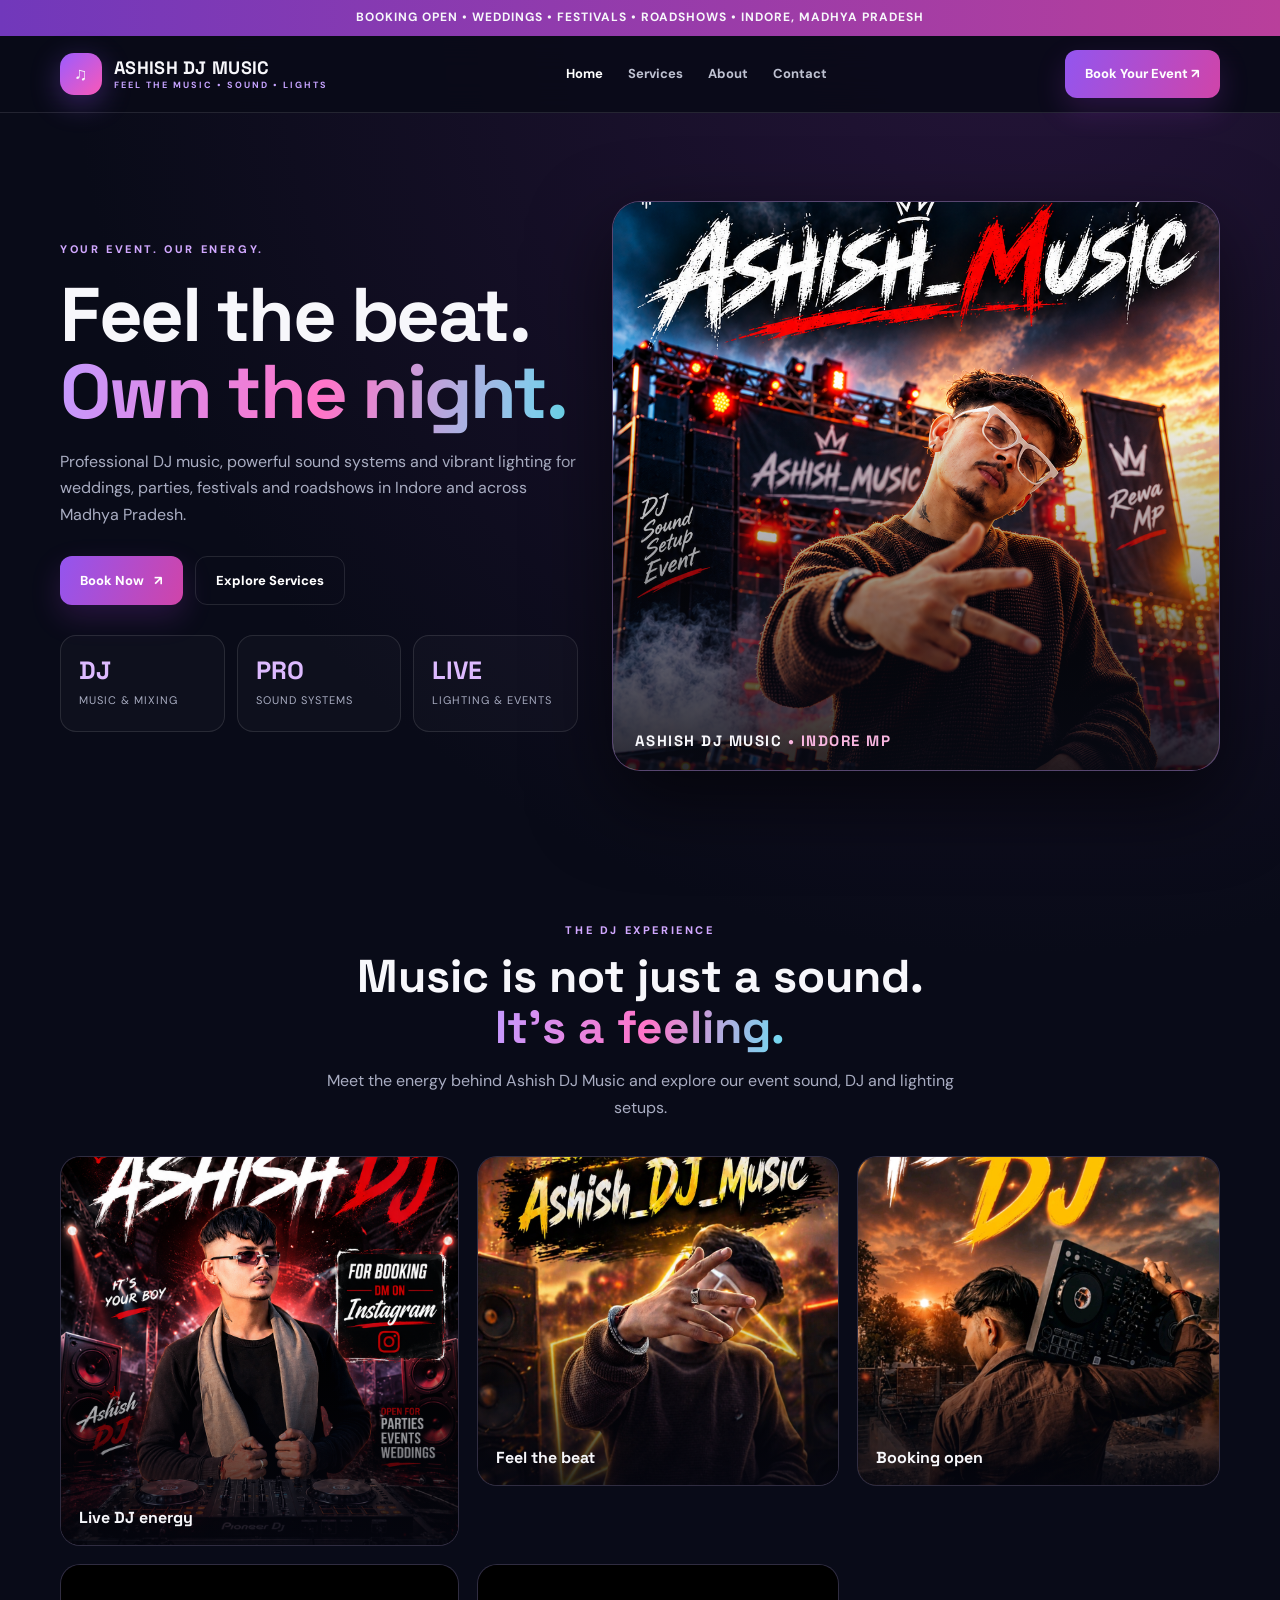
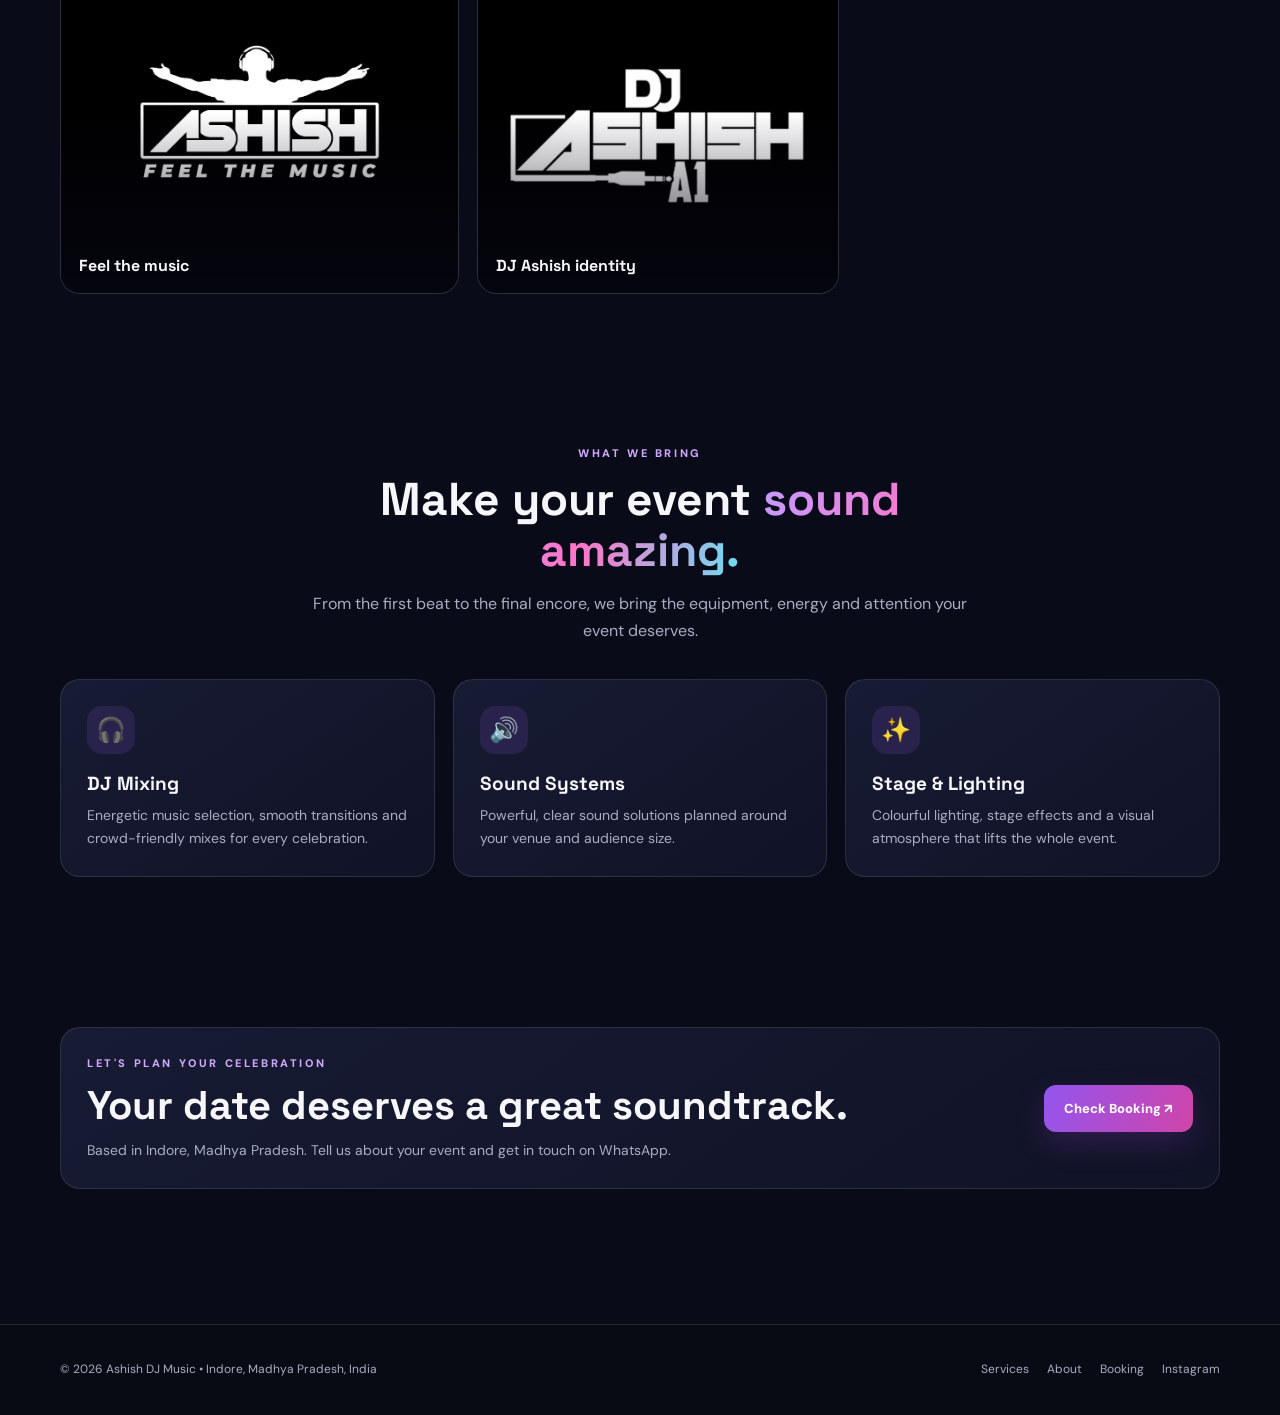
<file: index.html>
<!doctype html>
<html lang="en">
<head>
  <meta charset="utf-8"><meta name="viewport" content="width=device-width,initial-scale=1">
  <meta name="description" content="Ashish DJ Music — DJ sound, lighting, weddings, festivals and event bookings in Indore, Madhya Pradesh.">
  <meta name="theme-color" content="#090b18">
  <title>Ashish DJ Music | DJ • Sound • Lights • Events</title>
  <link rel="icon" href="assets/images/favicon.svg" type="image/svg+xml">
  <link rel="stylesheet" href="assets/css/styles.css">
  <script defer src="assets/js/config.js"></script><script defer src="assets/js/main.js"></script>
</head>
<body>
<div class="topline">BOOKING OPEN • WEDDINGS • FESTIVALS • ROADSHOWS • INDORE, MADHYA PRADESH</div>
<header><div class="wrap nav">
  <a class="brand" href="index.html"><span class="brandmark">♫</span><span>ASHISH DJ MUSIC<small>FEEL THE MUSIC • SOUND • LIGHTS</small></span></a>
  <nav class="links" aria-label="Main navigation"><a class="active" href="index.html">Home</a><a href="services.html">Services</a><a href="about.html">About</a><a href="booking.html">Contact</a></nav>
  <a class="btn" href="booking.html">Book Your Event ↗</a><button class="menu" aria-label="Open menu" aria-expanded="false">☰</button>
</div></header>
<main>
<section class="wrap hero hero-photo">
  <div class="hero-copy">
    <div class="eyebrow">YOUR EVENT. OUR ENERGY.</div>
    <h1>Feel the beat.<br><span class="gradient">Own the night.</span></h1>
    <p class="lead">Professional DJ music, powerful sound systems and vibrant lighting for weddings, parties, festivals and roadshows in Indore and across Madhya Pradesh.</p>
    <div class="actions"><a class="btn" href="booking.html">Book Now <span>↗</span></a><a class="btn alt" href="services.html">Explore Services</a></div>
    <div class="stats"><div class="stat"><b>DJ</b><span>MUSIC & MIXING</span></div><div class="stat"><b>PRO</b><span>SOUND SYSTEMS</span></div><div class="stat"><b>LIVE</b><span>LIGHTING & EVENTS</span></div></div>
  </div>
  <div class="hero-image-frame"><img src="assets/images/file_00000000276c8211b81e12580791c7a1.png" alt="Ashish DJ Music performing at a live DJ stage" fetchpriority="high"><div class="image-tag">ASHISH DJ MUSIC <span>• INDORE MP</span></div></div>
</section>
<section class="section"><div class="wrap"><div class="sectionhead"><div class="eyebrow">THE DJ EXPERIENCE</div><h2>Music is not just a sound.<br><span class="gradient">It's a feeling.</span></h2><p>Meet the energy behind Ashish DJ Music and explore our event sound, DJ and lighting setups.</p></div>
<div class="photo-grid">
<figure class="photo-card photo-tall"><img src="assets/images/file_000000009fd8820bbe9f573d3b930e4d.png" alt="Ashish DJ Music event poster"><figcaption>Live DJ energy</figcaption></figure>
<figure class="photo-card"><img src="assets/images/file_00000000f67c7208bbd7c00b709387ec.png" alt="DJ Ashish with DJ controller"><figcaption>Feel the beat</figcaption></figure>
<figure class="photo-card"><img src="assets/images/d39a9e621bf843bfbff3832ddbf2332e.jpg" alt="Ashish DJ booking promotion"><figcaption>Booking open</figcaption></figure>
<figure class="photo-card"><img src="assets/images/channels4_profile%20(1).jpg" alt="Ashish Feel the Music logo"><figcaption>Feel the music</figcaption></figure>
<figure class="photo-card"><img src="assets/images/channels4_profile.jpg" alt="Ashish DJ AI logo"><figcaption>DJ Ashish identity</figcaption></figure>
</div></div></section>
<section class="section"><div class="wrap"><div class="sectionhead"><div class="eyebrow">WHAT WE BRING</div><h2>Make your event <span class="gradient">sound amazing.</span></h2><p>From the first beat to the final encore, we bring the equipment, energy and attention your event deserves.</p></div>
<div class="grid">
<article class="card"><div class="ico">🎧</div><h3>DJ Mixing</h3><p>Energetic music selection, smooth transitions and crowd-friendly mixes for every celebration.</p></article>
<article class="card"><div class="ico">🔊</div><h3>Sound Systems</h3><p>Powerful, clear sound solutions planned around your venue and audience size.</p></article>
<article class="card"><div class="ico">✨</div><h3>Stage & Lighting</h3><p>Colourful lighting, stage effects and a visual atmosphere that lifts the whole event.</p></article>
</div></div></section>
<section class="section"><div class="wrap card cta-card"><div><div class="eyebrow">LET'S PLAN YOUR CELEBRATION</div><h2>Your date deserves a great soundtrack.</h2><p class="note">Based in Indore, Madhya Pradesh. Tell us about your event and get in touch on WhatsApp.</p></div><a class="btn" href="booking.html">Check Booking ↗</a></section>
</main>
<footer class="footer"><div class="wrap footrow"><span>© <span id="year">2026</span> Ashish DJ Music • Indore, Madhya Pradesh, India</span><div class="footlinks"><a href="services.html">Services</a><a href="about.html">About</a><a href="booking.html">Booking</a><a href="https://www.instagram.com/ashish_dj_light_/" target="_blank" rel="noopener">Instagram</a></div></div></footer>
<script>document.getElementById('year').textContent=new Date().getFullYear();</script>
</body></html>
</file>
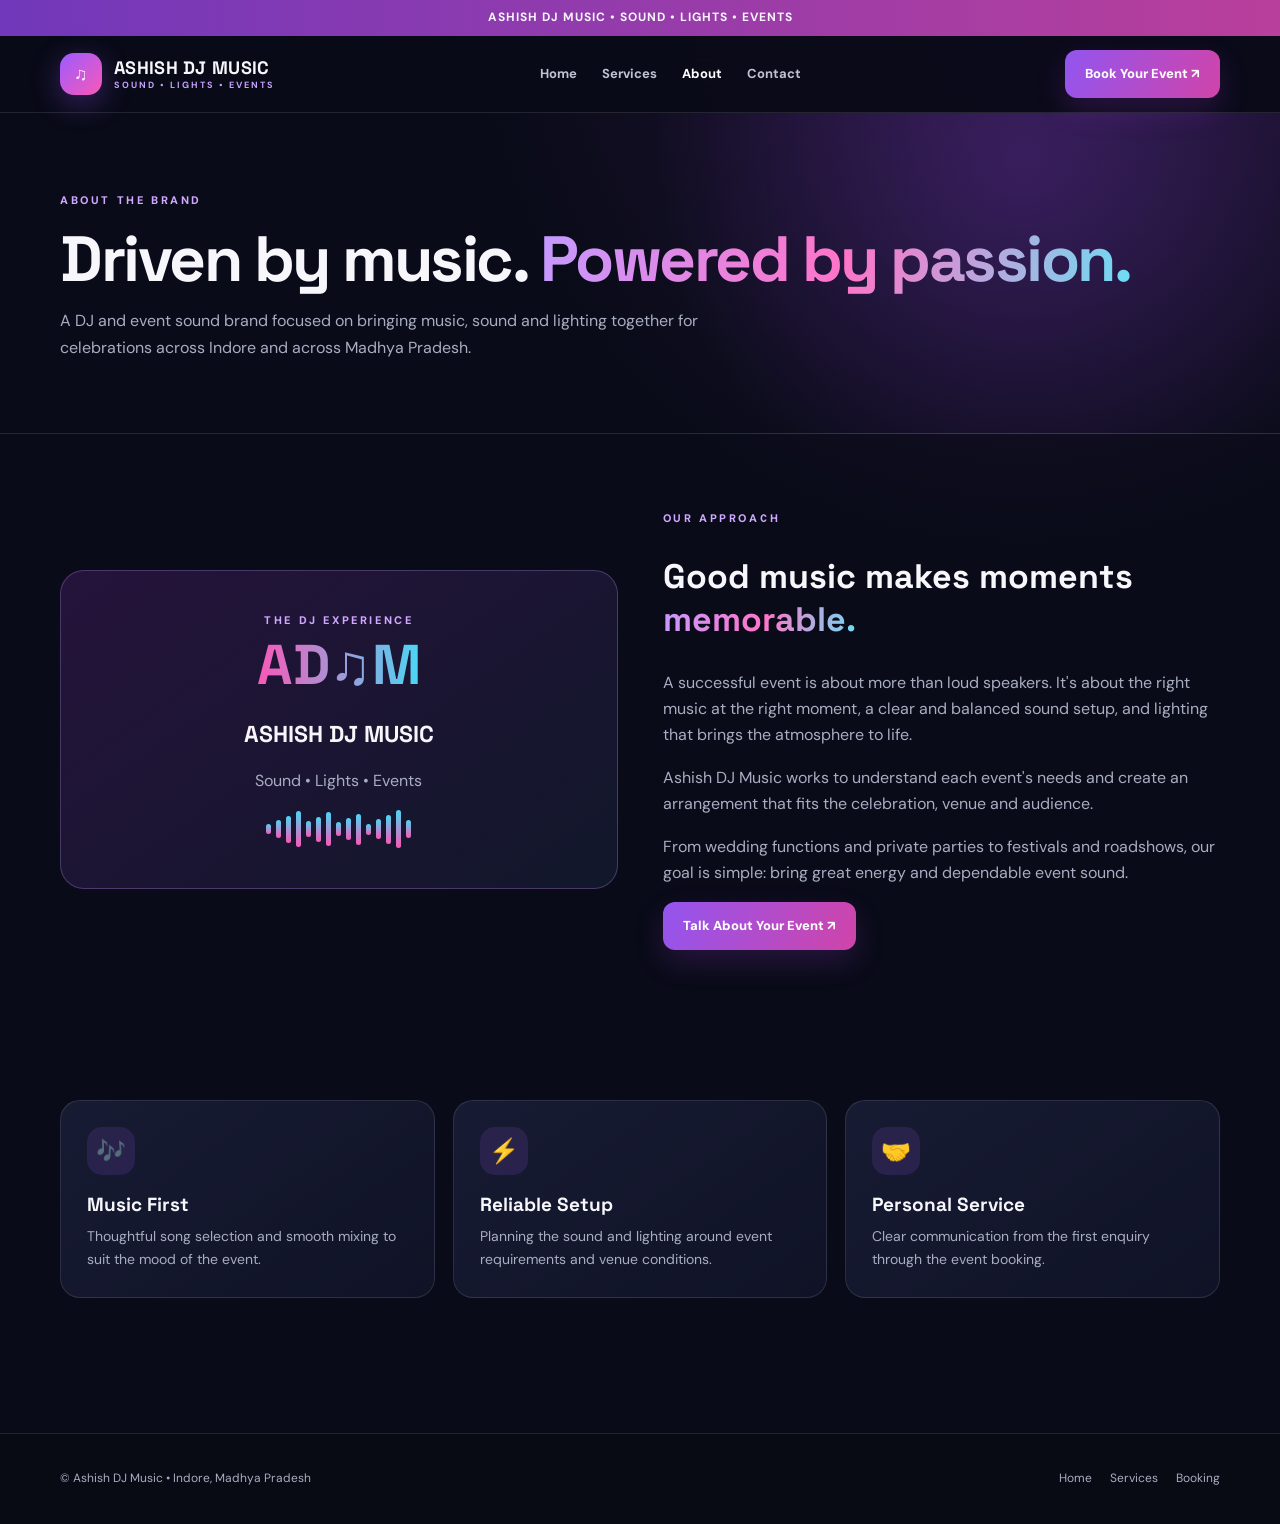
<file: about.html>
<!doctype html>
<html lang="en"><head><meta charset="utf-8"><meta name="viewport" content="width=device-width,initial-scale=1"><meta name="description" content="Learn about Ashish DJ Music, your DJ, sound and event partner in Indore, Madhya Pradesh."><title>About | Ashish DJ Music</title><link rel="stylesheet" href="assets/css/styles.css"><script defer src="assets/js/config.js"></script><script defer src="assets/js/main.js"></script></head>
<body><div class="topline">ASHISH DJ MUSIC • SOUND • LIGHTS • EVENTS</div><header><div class="wrap nav"><a class="brand" href="index.html"><span class="brandmark">♫</span><span>ASHISH DJ MUSIC<small>SOUND • LIGHTS • EVENTS</small></span></a><nav class="links"><a href="index.html">Home</a><a href="services.html">Services</a><a class="active" href="about.html">About</a><a href="booking.html">Contact</a></nav><a class="btn" href="booking.html">Book Your Event ↗</a><button class="menu" aria-label="Open menu" aria-expanded="false">☰</button></div></header>
<main><section class="pagehero"><div class="wrap"><div class="eyebrow">ABOUT THE BRAND</div><h1>Driven by music. <span class="gradient">Powered by passion.</span></h1><p>A DJ and event sound brand focused on bringing music, sound and lighting together for celebrations across Indore and across Madhya Pradesh.</p></div></section>
<section class="section"><div class="wrap aboutcols">
<div class="aboutbox"><div class="eyebrow">THE DJ EXPERIENCE</div><strong>AD♫M</strong><h2 style="font:700 23px 'Space Grotesk'">ASHISH DJ MUSIC</h2><p>Sound • Lights • Events</p><div class="bars"><i style="--h:25%"></i><i style="--h:48%"></i><i style="--h:71%"></i><i style="--h:94%"></i><i style="--h:42%"></i><i style="--h:65%"></i><i style="--h:88%"></i><i style="--h:36%"></i><i style="--h:59%"></i><i style="--h:82%"></i><i style="--h:30%"></i><i style="--h:53%"></i><i style="--h:76%"></i><i style="--h:99%"></i><i style="--h:47%"></i></div></div>
<div class="copy"><div class="eyebrow">OUR APPROACH</div><h2>Good music makes moments <span class="gradient">memorable.</span></h2><p>A successful event is about more than loud speakers. It's about the right music at the right moment, a clear and balanced sound setup, and lighting that brings the atmosphere to life.</p><p>Ashish DJ Music works to understand each event's needs and create an arrangement that fits the celebration, venue and audience.</p><p>From wedding functions and private parties to festivals and roadshows, our goal is simple: bring great energy and dependable event sound.</p><a class="btn" href="booking.html">Talk About Your Event ↗</a></div>
</div></section>
<section class="section"><div class="wrap grid"><article class="card"><div class="ico">🎶</div><h3>Music First</h3><p>Thoughtful song selection and smooth mixing to suit the mood of the event.</p></article><article class="card"><div class="ico">⚡</div><h3>Reliable Setup</h3><p>Planning the sound and lighting around event requirements and venue conditions.</p></article><article class="card"><div class="ico">🤝</div><h3>Personal Service</h3><p>Clear communication from the first enquiry through the event booking.</p></article></div></section></main>
<footer class="footer"><div class="wrap footrow"><span>© Ashish DJ Music • Indore, Madhya Pradesh</span><div class="footlinks"><a href="index.html">Home</a><a href="services.html">Services</a><a href="booking.html">Booking</a></div></div></footer></body></html>
</file>
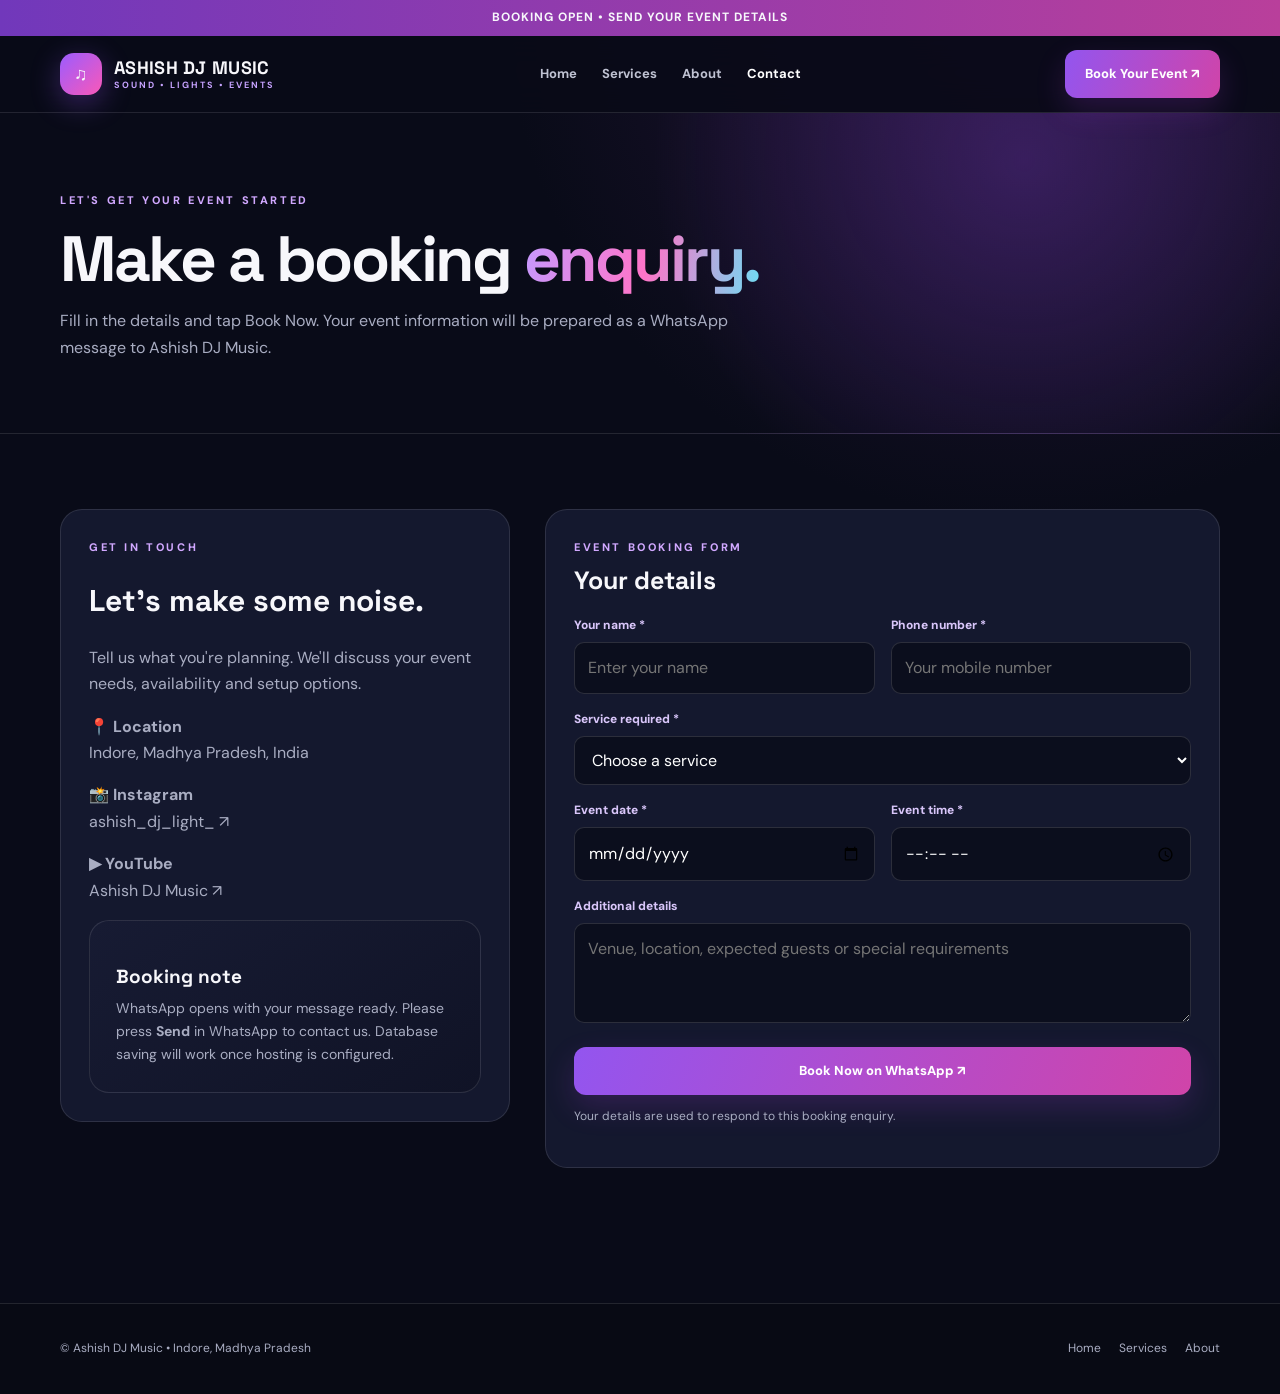
<file: booking.html>
<!doctype html>
<html lang="en"><head><meta charset="utf-8"><meta name="viewport" content="width=device-width,initial-scale=1"><meta name="description" content="Contact Ashish DJ Music and enquire about DJ, sound and lighting bookings."><title>Contact & Booking | Ashish DJ Music</title><link rel="stylesheet" href="assets/css/styles.css"><script defer src="assets/js/config.js"></script><script defer src="assets/js/main.js"></script></head>
<body><div class="topline">BOOKING OPEN • SEND YOUR EVENT DETAILS</div><header><div class="wrap nav"><a class="brand" href="index.html"><span class="brandmark">♫</span><span>ASHISH DJ MUSIC<small>SOUND • LIGHTS • EVENTS</small></span></a><nav class="links"><a href="index.html">Home</a><a href="services.html">Services</a><a href="about.html">About</a><a class="active" href="booking.html">Contact</a></nav><a class="btn" href="#bookingForm">Book Your Event ↗</a><button class="menu" aria-label="Open menu" aria-expanded="false">☰</button></div></header>
<main><section class="pagehero"><div class="wrap"><div class="eyebrow">LET'S GET YOUR EVENT STARTED</div><h1>Make a booking <span class="gradient">enquiry.</span></h1><p>Fill in the details and tap Book Now. Your event information will be prepared as a WhatsApp message to Ashish DJ Music.</p></div></section>
<section class="section"><div class="wrap bookinggrid">
<aside class="bookinginfo"><div class="eyebrow">GET IN TOUCH</div><h2 style="font:700 30px 'Space Grotesk'">Let's make some noise.</h2><p>Tell us what you're planning. We'll discuss your event needs, availability and setup options.</p><p><strong>📍 Location</strong><br>Indore, Madhya Pradesh, India</p><p><strong>📸 Instagram</strong><br><a href="https://www.instagram.com/ashish_dj_light_/" target="_blank" rel="noopener">ashish_dj_light_ ↗</a></p><p><strong>▶ YouTube</strong><br><a href="https://www.youtube.com/@AshishDJMusic01" target="_blank" rel="noopener">Ashish DJ Music ↗</a></p><div class="card"><h3>Booking note</h3><p>WhatsApp opens with your message ready. Please press <b>Send</b> in WhatsApp to contact us. Database saving will work once hosting is configured.</p></div></aside>
<div class="formbox"><div class="eyebrow">EVENT BOOKING FORM</div><h2 style="font:700 25px 'Space Grotesk';margin:8px 0 20px">Your details</h2>
<form id="bookingForm">
<div class="formgrid">
<div class="field"><label for="name">Your name *</label><input id="name" name="name" required minlength="2" maxlength="80" autocomplete="name" placeholder="Enter your name"></div>
<div class="field"><label for="phone">Phone number *</label><input id="phone" name="phone" required type="tel" minlength="8" maxlength="18" autocomplete="tel" placeholder="Your mobile number"></div>
<div class="field full"><label for="service">Service required *</label><select id="service" name="service" required><option value="">Choose a service</option><option>DJ Music & Mixing</option><option>Professional Sound System</option><option>DJ Lights & Stage</option><option>Wedding / Reception</option><option>Festival / Roadshow</option><option>Birthday / Private Party</option><option>Other Event</option></select></div>
<div class="field"><label for="date">Event date *</label><input id="date" name="date" type="date" required></div>
<div class="field"><label for="time">Event time *</label><input id="time" name="time" type="time" required></div>
<div class="field full"><label for="notes">Additional details</label><textarea id="notes" name="notes" maxlength="1000" placeholder="Venue, location, expected guests or special requirements"></textarea></div>
<div class="field full" style="position:absolute;left:-10000px" aria-hidden="true"><label for="website">Leave empty</label><input id="website" name="website" tabindex="-1" autocomplete="off"></div>
</div>
<button class="btn" type="submit">Book Now on WhatsApp ↗</button><p id="formStatus" class="status" aria-live="polite">Your details are used to respond to this booking enquiry.</p>
</form></div>
</div></section></main>
<footer class="footer"><div class="wrap footrow"><span>© Ashish DJ Music • Indore, Madhya Pradesh</span><div class="footlinks"><a href="index.html">Home</a><a href="services.html">Services</a><a href="about.html">About</a></div></div></footer></body></html>
</file>
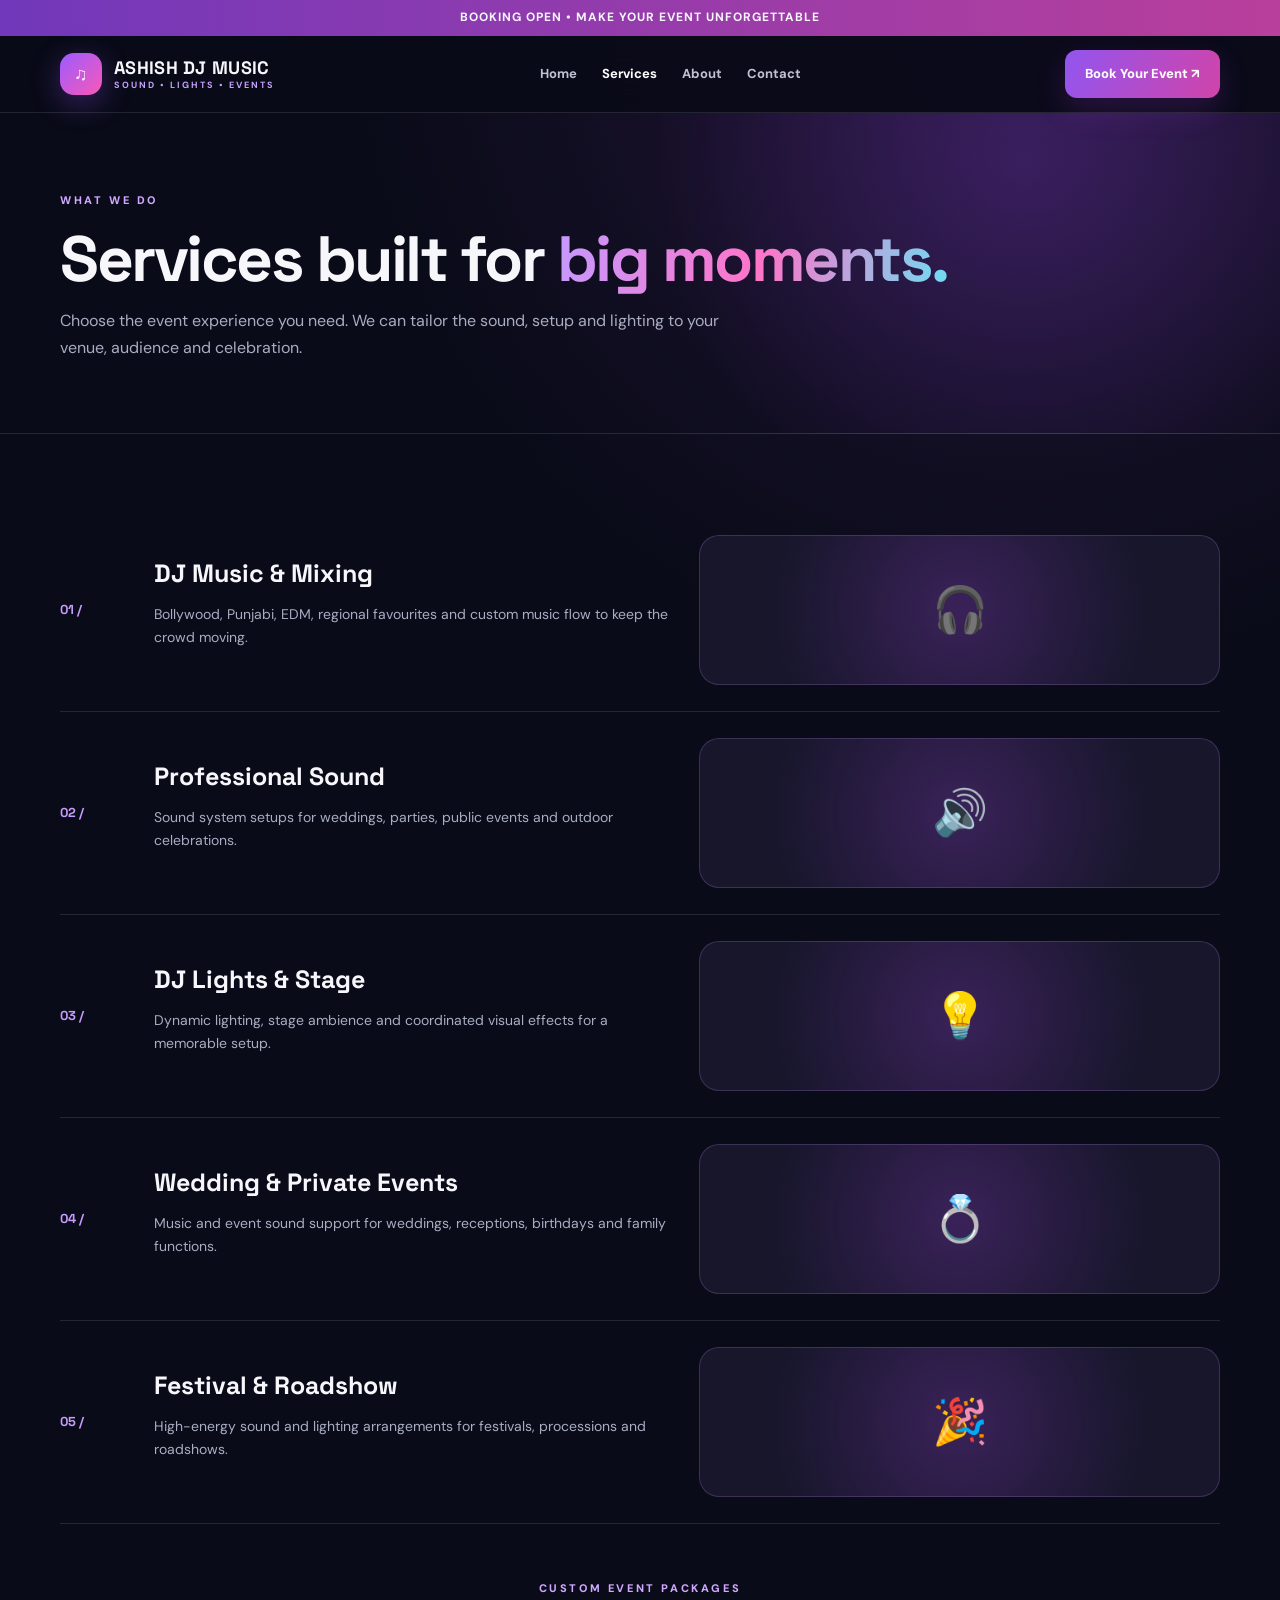
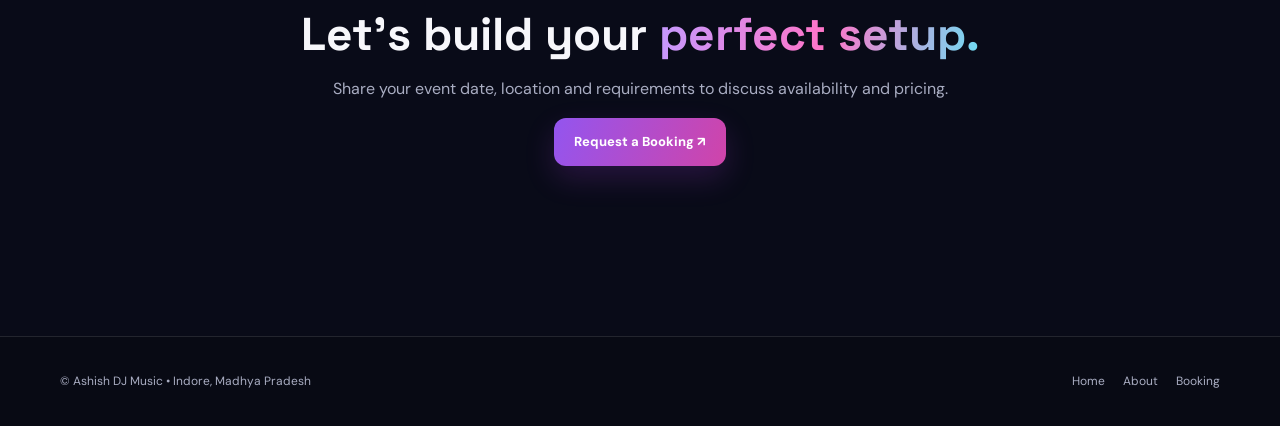
<file: services.html>
<!doctype html>
<html lang="en"><head><meta charset="utf-8"><meta name="viewport" content="width=device-width,initial-scale=1"><meta name="description" content="DJ mixing, professional sound, stage lighting and event services by Ashish DJ Music."><title>Services | Ashish DJ Music</title><link rel="stylesheet" href="assets/css/styles.css"><script defer src="assets/js/config.js"></script><script defer src="assets/js/main.js"></script></head>
<body><div class="topline">BOOKING OPEN • MAKE YOUR EVENT UNFORGETTABLE</div><header><div class="wrap nav"><a class="brand" href="index.html"><span class="brandmark">♫</span><span>ASHISH DJ MUSIC<small>SOUND • LIGHTS • EVENTS</small></span></a><nav class="links"><a href="index.html">Home</a><a class="active" href="services.html">Services</a><a href="about.html">About</a><a href="booking.html">Contact</a></nav><a class="btn" href="booking.html">Book Your Event ↗</a><button class="menu" aria-label="Open menu" aria-expanded="false">☰</button></div></header>
<main><section class="pagehero"><div class="wrap"><div class="eyebrow">WHAT WE DO</div><h1>Services built for <span class="gradient">big moments.</span></h1><p>Choose the event experience you need. We can tailor the sound, setup and lighting to your venue, audience and celebration.</p></div></section>
<section class="section"><div class="wrap">
<div class="service"><div class="number">01 /</div><div><h2>DJ Music & Mixing</h2><p>Bollywood, Punjabi, EDM, regional favourites and custom music flow to keep the crowd moving.</p></div><div class="serviceart">🎧</div></div>
<div class="service"><div class="number">02 /</div><div><h2>Professional Sound</h2><p>Sound system setups for weddings, parties, public events and outdoor celebrations.</p></div><div class="serviceart">🔊</div></div>
<div class="service"><div class="number">03 /</div><div><h2>DJ Lights & Stage</h2><p>Dynamic lighting, stage ambience and coordinated visual effects for a memorable setup.</p></div><div class="serviceart">💡</div></div>
<div class="service"><div class="number">04 /</div><div><h2>Wedding & Private Events</h2><p>Music and event sound support for weddings, receptions, birthdays and family functions.</p></div><div class="serviceart">💍</div></div>
<div class="service"><div class="number">05 /</div><div><h2>Festival & Roadshow</h2><p>High-energy sound and lighting arrangements for festivals, processions and roadshows.</p></div><div class="serviceart">🎉</div></div>
<div class="sectionhead" style="margin-top:55px"><div class="eyebrow">CUSTOM EVENT PACKAGES</div><h2>Let's build your <span class="gradient">perfect setup.</span></h2><p>Share your event date, location and requirements to discuss availability and pricing.</p><a class="btn" href="booking.html">Request a Booking ↗</a></div>
</div></section></main>
<footer class="footer"><div class="wrap footrow"><span>© Ashish DJ Music • Indore, Madhya Pradesh</span><div class="footlinks"><a href="index.html">Home</a><a href="about.html">About</a><a href="booking.html">Booking</a></div></div></footer></body></html>
</file>
<file: assets/css/styles.css>
@import url('https://fonts.googleapis.com/css2?family=DM+Sans:wght@400;500;600;700;800&family=Space+Grotesk:wght@500;600;700&display=swap');
:root{--bg:#090b18;--panel:#14182e;--text:#f7f7fb;--muted:#a9adc2;--purple:#9b5cff;--pink:#fa58b8;--cyan:#49d7f5;--line:rgba(255,255,255,.11);--max:1160px}
*{box-sizing:border-box}html{scroll-behavior:smooth}body{margin:0;background:radial-gradient(circle at 80% 0%,#241438 0,transparent 30%),var(--bg);color:var(--text);font:16px/1.65 'DM Sans',sans-serif}a{color:inherit;text-decoration:none}button,input,select,textarea{font:inherit}.wrap{width:min(var(--max),calc(100% - 40px));margin:auto}
.topline{padding:8px 12px;text-align:center;background:linear-gradient(90deg,#7138bb,#b93f9b);font-size:12px;font-weight:700;letter-spacing:1px}
header{position:sticky;top:0;z-index:10;background:rgba(9,11,24,.9);backdrop-filter:blur(16px);border-bottom:1px solid var(--line)}.nav{min-height:76px;display:flex;align-items:center;justify-content:space-between;gap:22px}.brand{display:flex;align-items:center;gap:12px;font:700 18px 'Space Grotesk';letter-spacing:.3px}.brandmark{width:42px;height:42px;border-radius:14px;display:grid;place-items:center;background:linear-gradient(135deg,var(--purple),var(--pink));box-shadow:0 8px 30px #9b5cff55}.brand small{display:block;font:700 9px 'DM Sans';letter-spacing:2px;color:#c6a3ff}.links{display:flex;align-items:center;gap:25px}.links a{color:#bfc2d2;font-size:13px;font-weight:700;transition:.25s}.links a:hover,.links a.active{color:#fff}.btn{display:inline-flex;align-items:center;justify-content:center;gap:10px;padding:13px 20px;border:0;border-radius:12px;background:linear-gradient(110deg,#9355ef,#d044a9);color:#fff;font-weight:800;font-size:13px;box-shadow:0 12px 30px #a43edb33;transition:transform .25s,box-shadow .25s}.btn:hover{transform:translateY(-3px);box-shadow:0 16px 34px #a43edb66}.btn.alt{background:transparent;border:1px solid var(--line);box-shadow:none}.menu{display:none;background:none;border:1px solid var(--line);color:white;border-radius:9px;padding:8px}
.hero{padding:88px 0 75px;display:grid;grid-template-columns:1.05fr .95fr;gap:45px;align-items:center;min-height:570px}.eyebrow{color:#d1a8ff;font-weight:800;font-size:11px;letter-spacing:2.6px;text-transform:uppercase}.hero h1,.pagehero h1{font:700 clamp(42px,6vw,76px)/1.02 'Space Grotesk';letter-spacing:-2.5px;margin:18px 0}.gradient{background:linear-gradient(100deg,#c49aff,#ff74c8 52%,#6dddf3);background-clip:text;color:transparent}.lead{color:var(--muted);max-width:570px;font-size:16px}.actions{display:flex;gap:12px;flex-wrap:wrap;margin:28px 0}.visual{min-height:390px;position:relative;border:1px solid #c99aff44;border-radius:30px;background:linear-gradient(145deg,#28143f,#10172c 55%,#1c1635);display:grid;place-items:center;overflow:hidden;box-shadow:0 35px 90px #0008}.visual:before,.visual:after{content:"";position:absolute;width:260px;height:260px;border-radius:50%;filter:blur(65px);opacity:.5;background:#ab4eff;top:40px;left:40px}.visual:after{background:#fa58b8;top:auto;left:auto;right:15px;bottom:0}.deck{position:relative;z-index:1;width:78%;padding:28px;border:1px solid #ffffff2b;border-radius:24px;background:#0b0e1bd9;transform:rotate(-4deg);box-shadow:0 25px 50px #0009}.decktop{display:flex;justify-content:space-between;color:#d1a8ff;font-size:11px;font-weight:800;letter-spacing:2px}.disc{width:150px;height:150px;margin:24px auto;border-radius:50%;background:repeating-radial-gradient(circle,#151929 0 3px,#34334c 4px 5px);display:grid;place-items:center;box-shadow:0 0 40px #a447f855;animation:spin 10s linear infinite}.disc i{width:42px;height:42px;border-radius:50%;background:linear-gradient(135deg,var(--pink),var(--purple));border:7px solid #17162a}.bars{display:flex;align-items:center;justify-content:center;gap:5px;height:38px}.bars i{width:5px;border-radius:9px;background:linear-gradient(var(--cyan),var(--pink));height:var(--h);animation:pulse .8s ease-in-out infinite alternate}.bars i:nth-child(2n){animation-delay:.25s}.bars i:nth-child(3n){animation-delay:.5s}
@keyframes spin{to{transform:rotate(360deg)}}@keyframes pulse{to{transform:scaleY(.45);opacity:.65}}@keyframes rise{from{opacity:0;transform:translateY(18px)}to{opacity:1;transform:translateY(0)}}
.section{padding:75px 0}.sectionhead{text-align:center;max-width:680px;margin:0 auto 35px}.sectionhead h2{font:700 clamp(30px,4vw,46px)/1.1 'Space Grotesk';margin:12px 0}.sectionhead p{color:var(--muted)}.grid{display:grid;grid-template-columns:repeat(3,1fr);gap:18px}.card{padding:26px;border:1px solid var(--line);border-radius:20px;background:linear-gradient(145deg,#171b33,#101326);transition:.28s}.card:hover{transform:translateY(-7px);border-color:#bb83ff88;box-shadow:0 20px 40px #0005}.ico{width:48px;height:48px;border-radius:15px;display:grid;place-items:center;background:#a45cff22;color:#e4c5ff;font-size:24px}.card h3{font:700 19px 'Space Grotesk';margin:17px 0 8px}.card p{color:var(--muted);font-size:14px;margin:0}.stats{display:grid;grid-template-columns:repeat(3,1fr);gap:12px;margin-top:30px}.stat{padding:18px;border:1px solid var(--line);border-radius:16px;background:#ffffff06}.stat b{display:block;font:700 25px 'Space Grotesk';color:#ddbaff}.stat span{color:var(--muted);font-size:11px;letter-spacing:1px}
.pagehero{padding:78px 0 56px;border-bottom:1px solid var(--line);background:radial-gradient(circle at 80% 15%,#7138bb55,transparent 35%)}.pagehero h1{font-size:clamp(42px,5vw,64px);margin-bottom:12px}.pagehero p{color:var(--muted);max-width:670px}.service{display:grid;grid-template-columns:70px 1fr 1fr;gap:24px;align-items:center;padding:26px 0;border-bottom:1px solid var(--line)}.service:nth-child(2n){grid-template-columns:70px 1fr 1fr}.number{color:#c89cff;font:700 13px 'Space Grotesk'}.service h2{font:700 25px 'Space Grotesk';margin:0 0 8px}.service p{color:var(--muted);font-size:14px}.serviceart{min-height:150px;border:1px solid #c99aff33;border-radius:20px;display:grid;place-items:center;background:radial-gradient(circle,#803ab555,transparent 70%),#17162b;font-size:45px}
.aboutcols{display:grid;grid-template-columns:1fr 1fr;gap:45px;align-items:center}.aboutbox{border:1px solid #c99aff44;border-radius:24px;padding:40px;text-align:center;background:linear-gradient(145deg,#25133b,#11172a)}.aboutbox strong{font:700 56px 'Space Grotesk';background:linear-gradient(90deg,var(--pink),var(--cyan));background-clip:text;color:transparent}.aboutbox p,.copy p{color:var(--muted)}.copy h2{font:700 34px 'Space Grotesk'}
.bookinggrid{display:grid;grid-template-columns:.8fr 1.2fr;gap:35px;align-items:start}.bookinginfo,.formbox{border:1px solid var(--line);border-radius:22px;padding:28px;background:#14182e}.bookinginfo p{color:var(--muted)}.formgrid{display:grid;grid-template-columns:1fr 1fr;gap:16px}.field.full{grid-column:1/-1}.field label{display:block;font-size:12px;font-weight:800;margin-bottom:6px;color:#d9c6fa}.field input,.field select,.field textarea{width:100%;padding:12px 13px;border:1px solid #ffffff22;border-radius:10px;background:#0b0e1d;color:#fff;outline:none}.field input:focus,.field select:focus,.field textarea:focus{border-color:#ba85ff;box-shadow:0 0 0 3px #a45cff22}.field textarea{min-height:100px;resize:vertical}.formbox button{width:100%;margin-top:16px;cursor:pointer}.note,.status{font-size:12px;color:var(--muted)}.status{margin-top:12px}.footer{margin-top:60px;padding:35px 0;border-top:1px solid var(--line);background:#080a14}.footrow{display:flex;justify-content:space-between;gap:20px;align-items:center;color:var(--muted);font-size:12px}.footlinks{display:flex;gap:18px}.footlinks a:hover{color:#fff}
@media(max-width:800px){.links{display:none;position:absolute;top:76px;left:0;right:0;background:#0c1021;padding:20px;flex-direction:column;align-items:stretch;border-bottom:1px solid var(--line)}.links.open{display:flex}.menu{display:block}.nav .btn{display:none}.hero{grid-template-columns:1fr;padding:58px 0;gap:25px}.visual{min-height:330px}.grid{grid-template-columns:1fr 1fr}.bookinggrid,.aboutcols{grid-template-columns:1fr}.service,.service:nth-child(2n){grid-template-columns:40px 1fr}.serviceart{grid-column:2}.stats{grid-template-columns:1fr 1fr}}
@media(max-width:540px){.wrap{width:min(100% - 28px,var(--max))}.grid{grid-template-columns:1fr}.hero h1{font-size:46px}.formgrid{grid-template-columns:1fr}.field.full{grid-column:auto}.footrow{flex-direction:column;align-items:flex-start}.section{padding:55px 0}.deck{width:90%}.disc{width:120px;height:120px}}


/* Homepage photo gallery */
.hero-photo{grid-template-columns:.92fr 1.08fr;gap:34px}
.hero-image-frame{position:relative;min-height:440px;height:100%;max-height:570px;border-radius:28px;overflow:hidden;border:1px solid #d9aaff55;box-shadow:0 30px 80px #0009;background:#171329}
.hero-image-frame:after{content:"";position:absolute;inset:35% 0 0;background:linear-gradient(transparent,#080a14dd)}
.hero-image-frame img{width:100%;height:100%;min-height:440px;object-fit:cover;object-position:center 35%;display:block;transition:transform .7s}
.hero-image-frame:hover img{transform:scale(1.045)}
.image-tag{position:absolute;z-index:1;left:22px;bottom:20px;font:700 15px 'Space Grotesk';letter-spacing:1.5px}
.image-tag span{color:#f7b5df}
.photo-grid{display:grid;grid-template-columns:1.1fr 1fr 1fr;gap:18px;align-items:stretch}
.photo-card{margin:0;position:relative;min-height:260px;height:330px;border-radius:20px;overflow:hidden;border:1px solid var(--line);background:#171329}
.photo-card.photo-tall{height:390px;grid-row:span 1}
.photo-card img{width:100%;height:100%;object-fit:cover;display:block;transition:transform .6s}
.photo-card:hover img{transform:scale(1.06)}
.photo-card:after{content:"";position:absolute;inset:45% 0 0;background:linear-gradient(transparent,#050610d9)}
.photo-card figcaption{position:absolute;z-index:1;bottom:17px;left:18px;font:700 16px 'Space Grotesk'}
.cta-card{display:flex;align-items:center;justify-content:space-between;gap:25px;flex-wrap:wrap}
.cta-card h2{font:700 clamp(28px,4vw,40px) 'Space Grotesk';margin:8px 0}
@media(max-width:800px){.hero-photo{grid-template-columns:1fr}.hero-image-frame{min-height:360px}.hero-image-frame img{min-height:360px}.photo-grid{grid-template-columns:1fr 1fr}.photo-card.photo-tall{grid-column:1/-1;height:340px}}
@media(max-width:540px){.photo-grid{grid-template-columns:1fr}.photo-card,.photo-card.photo-tall{height:340px;grid-column:auto}}
</file>
